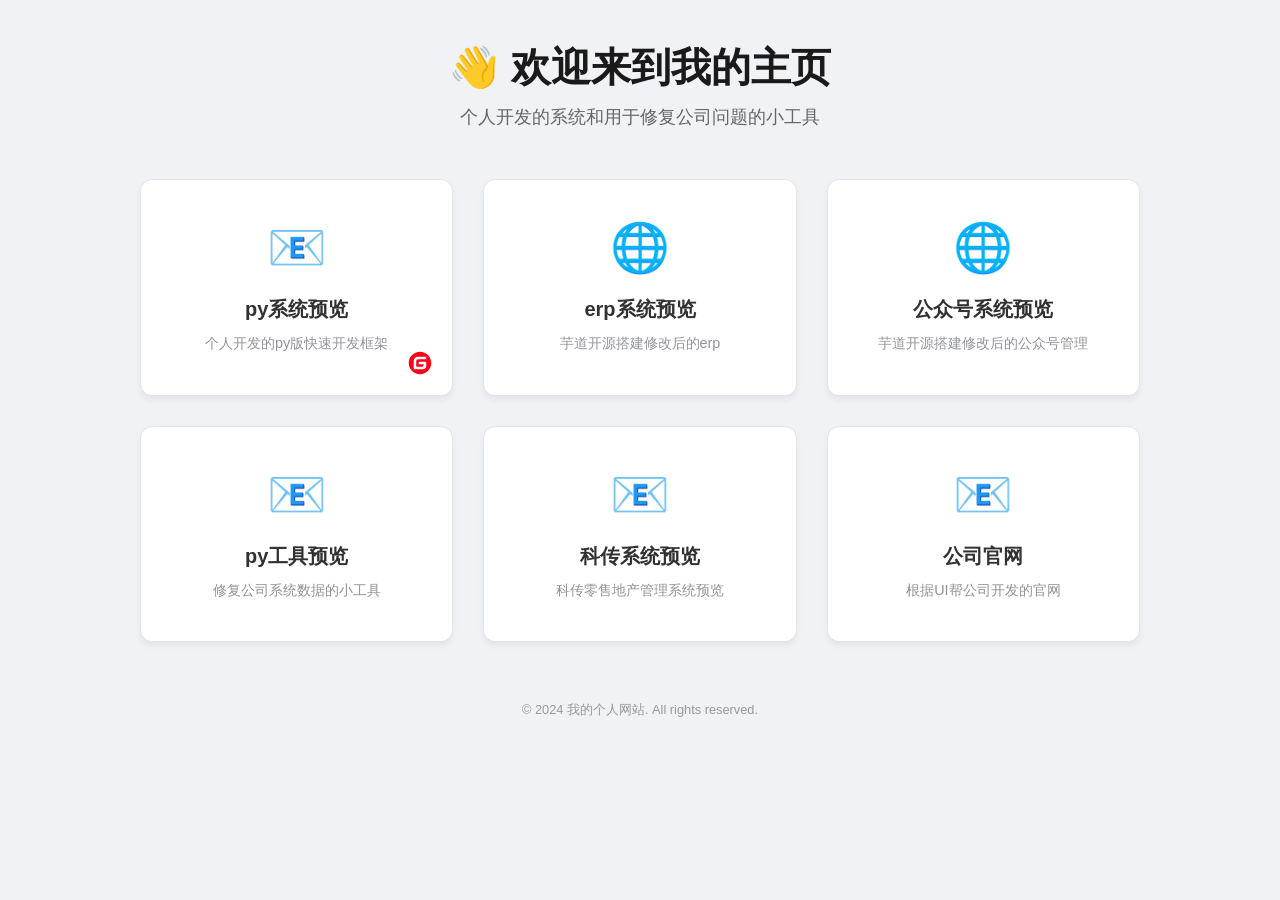
<file: index.html>
<!DOCTYPE html>
<html lang="zh-CN">
<head>
    <meta charset="UTF-8">
    <meta name="viewport" content="width=device-width, initial-scale=1.0">
    <title>我的网站导航页</title>
    <style>
        /* 1. 全局样式重置 */
        * {
            margin: 0;
            padding: 0;
            box-sizing: border-box;
        }

        body {
            font-family: 'Helvetica Neue', Helvetica, Arial, sans-serif;
            background-color: #f0f2f5; /* 浅灰背景 */
            color: #333;
            display: flex;
            justify-content: center;
            min-height: 100vh;
            padding: 40px 20px;
        }

        /* 2. 主容器 */
        .container {
            max-width: 1000px;
            width: 100%;
            text-align: center;
        }

        /* 3. 头部标题 */
        header {
            margin-bottom: 50px;
        }

        header h1 {
            font-size: 2.5rem;
            color: #1a1a1a;
            margin-bottom: 10px;
        }

        header p {
            color: #666;
            font-size: 1.1rem;
        }

        /* 4. 导航网格布局 (响应式) */
        .nav-grid {
            display: grid;
            grid-template-columns: repeat(auto-fit, minmax(280px, 1fr));
            gap: 30px;
        }

        /* 5. 卡片样式 */
        .nav-card {
            background: #fff;
            border-radius: 12px;
            padding: 40px 30px;
            text-decoration: none; /* 去除下划线 */
            color: inherit;
            box-shadow: 0 4px 6px rgba(0,0,0,0.05);
            transition: all 0.3s ease; /* 动画过渡 */
            display: flex;
            flex-direction: column;
            align-items: center;
            justify-content: center;
            border: 1px solid #e1e4e8;
            position: relative;
        }

        /* 鼠标悬停时的效果 */
        .nav-card:hover {
            transform: translateY(-10px); /* 向上浮动 */
            box-shadow: 0 14px 28px rgba(0,0,0,0.1); /* 阴影加深 */
            border-color: #409EFF; /* 边框变色 */
        }

        /* Gitee 图标样式 */
        .gitee-icon {
            position: absolute;
            bottom: 10px;
            right: 10px;

            /* 1. 强制限制图片大小 */
            width: 24px;
            height: 24px;

            /* 2. 将黑色图标变为 Gitee 红色 (#C71D23) */
            /* 原理：先变灰，再改变色相，最后调整饱和度 */
            filter: brightness(0) saturate(100%) invert(14%) sepia(93%) saturate(6428%) hue-rotate(350deg) brightness(96%) contrast(106%);

            transition: transform 0.3s, filter 0.3s;
            pointer-events: auto;
            cursor: pointer;
        }

        .gitee-icon:hover {
            transform: scale(1.2); /* 悬停放大一点 */
        }

        /* 6. 图标与文字 */
        .icon {
            font-size: 3rem;
            margin-bottom: 20px;
            display: block;
        }

        .nav-title {
            font-size: 1.25rem;
            font-weight: bold;
            margin-bottom: 10px;
            color: #303133;
        }

        .nav-desc {
            font-size: 0.9rem;
            color: #909399;
            line-height: 1.5;
        }

        /* 7. 底部 */
        footer {
            margin-top: 60px;
            font-size: 0.8rem;
            color: #999;
        }
    </style>
</head>
<body>

<div class="container">
    <!-- 头部 -->
    <header>
        <h1>👋 欢迎来到我的主页</h1>
        <p>个人开发的系统和用于修复公司问题的小工具</p>
    </header>

    <!-- 导航区域 -->
    <div class="nav-grid">

        <a href="huichuang.html" target="_blank" class="nav-card">
            <span class="icon">📧</span>
            <div class="nav-title">py系统预览</div>
            <div class="nav-desc">个人开发的py版快速开发框架</div>
            <span class="gitee-icon" title="前往Gitee" onclick="window.open('https://gitee.com/lin-chuanghui/huichuang-py', '_blank')">
                <img src="imgs/gitee.svg" alt="Gitee" class="gitee-icon" />
            </span>
        </a>

        <a href="erp.html" target="_blank" class="nav-card">
            <span class="icon">🌐</span>
            <div class="nav-title">erp系统预览</div>
            <div class="nav-desc">芋道开源搭建修改后的erp</div>
        </a>

        <a href="mp.html" target="_blank" class="nav-card">
            <span class="icon">🌐</span>
            <div class="nav-title">公众号系统预览</div>
            <div class="nav-desc">芋道开源搭建修改后的公众号管理</div>
        </a>

        <a href="py.html" target="_blank" class="nav-card">
            <span class="icon">📧</span>
            <div class="nav-title">py工具预览</div>
            <div class="nav-desc">修复公司系统数据的小工具</div>
        </a>
        <a href="tt.html" target="_blank" class="nav-card">
            <span class="icon">📧</span>
            <div class="nav-title">科传系统预览</div>
            <div class="nav-desc">科传零售地产管理系统预览</div>
        </a>
        <a href="gw.html" target="_blank" class="nav-card">
            <span class="icon">📧</span>
            <div class="nav-title">公司官网</div>
            <div class="nav-desc">根据UI帮公司开发的官网</div>
        </a>
        <!-- 链接 4：跳转到 外部网站 (示例) -->
        <!-- target="_blank" 表示在新窗口打开 -->
       <!-- <a href="https://www.example.com" target="_blank" class="nav-card">
            <span class="icon">🌐</span>
            <div class="nav-title">外部链接</div>
            <div class="nav-desc">这是一个跳转到新标签页的外部网站示例。</div>
        </a>-->

    </div>

    <!-- 底部 -->
    <footer>
        &copy; 2024 我的个人网站. All rights reserved.
    </footer>
</div>
<script>
    // 获取所有带有 gitee-icon 类的元素
    const giteeIcons = document.querySelectorAll('.gitee-icon');

    giteeIcons.forEach(icon => {
        icon.addEventListener('click', function(e) {
            e.preventDefault(); // 防止默认行为
            e.stopPropagation(); // 阻止事件冒泡，防止触发父级 a 标签的跳转
            window.open(this.getAttribute('data-url'), '_blank'); // 打开新窗口
        });
    });
</script>
</body>
</html>
</file>
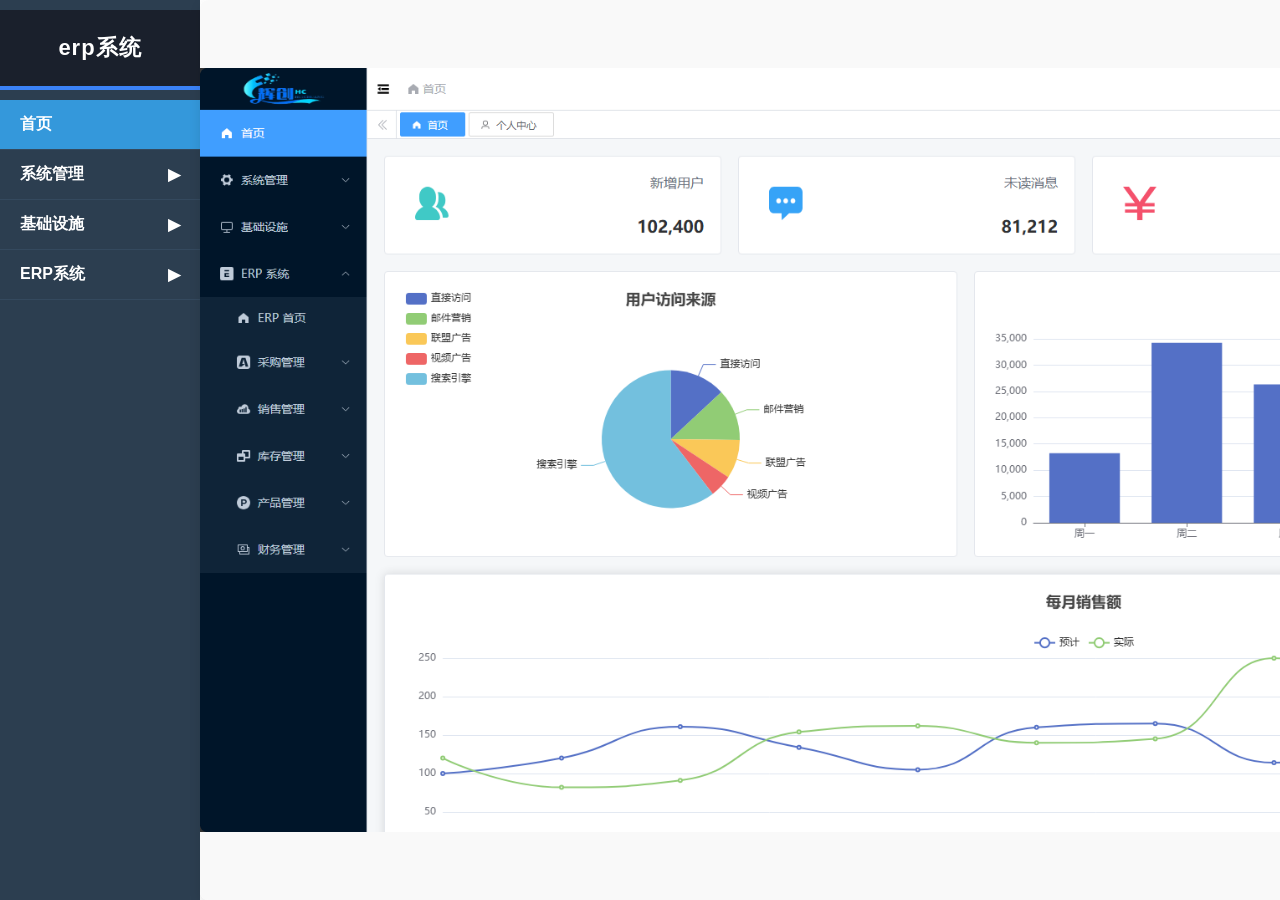
<file: erp.html>
<!DOCTYPE html>
<html lang="zh">
<head>
  <meta charset="UTF-8" />
  <meta name="viewport" content="width=device-width, initial-scale=1.0" />
  <title>系统预览</title>
  <link rel="stylesheet" href="css/preview.css" />
</head>
<body>

  <div class="container">
    <!-- 左侧菜单 -->
    <div class="sidebar">
<!--      <img src="imgs/logo2.png" alt="Logo" />-->
      <div class="system-preview">erp系统</div>
      <!-- 首页：standalone，无子菜单 -->
      <div class="submenu-item standalone active" data-image="imgs/erp/home.png">首页</div>

      <!-- 系统管理 -->
      <div class="parent-menu" data-parent="menu1">
        <span>系统管理</span>
        <span class="arrow">▶</span>
      </div>
      <div class="submenu" id="menu1">
        <div class="submenu-item" data-image="imgs/xt-user.png">用户管理</div>
        <div class="submenu-item" data-image="imgs/xt-jsgl.png">角色管理</div>
        <div class="submenu-item" data-image="imgs/xt-cdgl.png">菜单管理</div>
        <div class="submenu-item" data-image="imgs/xt-bmgl.png">部门管理</div>
        <div class="submenu-item" data-image="imgs/xt-gwgl.png">岗位管理</div>
        <div class="submenu-item" data-image="imgs/xt-tzgg.png">通知公告</div>
      </div>

      <!-- 基础设施 -->
      <div class="parent-menu" data-parent="menu2">
        <span>基础设施</span>
        <span class="arrow">▶</span>
      </div>
      <div class="submenu" id="menu2">
        <div class="submenu-item" data-image="imgs/pz-wjpz.png">文件配置</div>
        <div class="submenu-item" data-image="imgs/pz-wjlb.png">文件列表</div>
        <div class="submenu-item" data-image="imgs/pz-pzgl.png">配置管理</div>
      </div>

      <!-- ERP系统 -->
      <div class="parent-menu" data-parent="menu3">
        <span>ERP系统</span>
        <span class="arrow">▶</span>
      </div>
      <div class="submenu" id="menu3">
        <div class="submenu-item" data-image="imgs/erp/erp-erphome.png">ERP首页</div>
        <div class="parent-menu" data-parent="menu3-cg">
          <span>采购管理</span>
          <span class="arrow">▶</span>
        </div>
        <div class="submenu" id="menu3-cg">
          <div class="submenu-item" data-image="imgs/erp/erp-cgdd.png">采购订单</div>
          <div class="submenu-item" data-image="imgs/erp/erp-cgrk.png">采购入库</div>
          <div class="submenu-item" data-image="imgs/erp/erp-cgth.png">采购退货</div>
          <div class="submenu-item" data-image="imgs/erp/erp-gysxx.png">供应商信息</div>
        </div>
        <div class="parent-menu" data-parent="menu3-kc">
          <span>库存管理</span>
          <span class="arrow">▶</span>
        </div>
        <div class="submenu" id="menu3-kc">
          <div class="submenu-item" data-image="imgs/erp/erp-ckxx.png">仓库信息</div>
          <div class="submenu-item" data-image="imgs/erp/erp-cpkc.png">产品库存</div>
          <div class="submenu-item" data-image="imgs/erp/erp-crkmx.png">出入库明细</div>
          <div class="submenu-item" data-image="imgs/erp/erp-qtrk.png">其他入库</div>
          <div class="submenu-item" data-image="imgs/erp/erp-qtck.png">其他出库</div>
          <div class="submenu-item" data-image="imgs/erp/erp-kcdb.png">库存调拨</div>
          <div class="submenu-item" data-image="imgs/erp/erp-kcpd.png">库存盘点</div>
        </div>
        <div class="parent-menu" data-parent="menu3-xs">
          <span>销售管理</span>
          <span class="arrow">▶</span>
        </div>
        <div class="submenu" id="menu3-xs">
          <div class="submenu-item" data-image="imgs/erp/erp-xsdd.png">销售订单</div>
          <div class="submenu-item" data-image="imgs/erp/erp-xsck.png">销售出库</div>
          <div class="submenu-item" data-image="imgs/erp/erp-xsth.png">销售退货</div>
          <div class="submenu-item" data-image="imgs/erp/erp-khxx.png">客户信息</div>
        </div>
        <div class="parent-menu" data-parent="menu3-cp">
          <span>产品管理</span>
          <span class="arrow">▶</span>
        </div>
        <div class="submenu" id="menu3-cp">
          <div class="submenu-item" data-image="imgs/erp/erp-cpxx.png">产品信息</div>
          <div class="submenu-item" data-image="imgs/erp/erp-cpfl.png">产品分类</div>
          <div class="submenu-item" data-image="imgs/erp/erp-cpdw.png">产品单位</div>
        </div>
        <div class="parent-menu" data-parent="menu3-cw">
          <span>财务管理</span>
          <span class="arrow">▶</span>
        </div>
        <div class="submenu" id="menu3-cw">
          <div class="submenu-item" data-image="imgs/erp/erp-fkd.png">付款单</div>
          <div class="submenu-item" data-image="imgs/erp/erp-skd.png">收款单</div>
          <div class="submenu-item" data-image="imgs/erp/erp-jszh.png">结算账户</div>
        </div>
      </div>
    </div>

    <!-- 右侧图片区域 -->
    <div class="content">
      <div class="image-container">
        <img id="mainImage" src="imgs/erp/home.png" alt="首页" />
      </div>
    </div>
  </div>
  <script>
    document.addEventListener('DOMContentLoaded', function () {
      const mainImage = document.getElementById('mainImage');
      const sidebar = document.querySelector('.sidebar');

      const topLevelParents = Array.from(sidebar.children).filter(el =>
              el.classList.contains('parent-menu')
      );

      sidebar.addEventListener('click', function (e) {
        const target = e.target;

        if (target.classList.contains('parent-menu')) {
          e.stopPropagation();

          const targetId = target.getAttribute('data-parent');
          const submenu = document.getElementById(targetId);
          if (!submenu) return;

          const isCurrentlyOpen = submenu.classList.contains('show');

          // 🔸 局部手风琴：关闭同级嵌套菜单
          const directParentSubmenu = target.closest('.submenu');
          if (directParentSubmenu) {
            directParentSubmenu.querySelectorAll('.parent-menu').forEach(sib => {
              if (sib === target) return;
              const sibId = sib.getAttribute('data-parent');
              const sibSub = document.getElementById(sibId);
              if (sibSub) {
                sibSub.classList.remove('show');
                sib.classList.remove('active');
              }
            });
          }

          // 🔸 全局手风琴：关闭其他顶级菜单
          if (topLevelParents.includes(target)) {
            topLevelParents.forEach(parent => {
              if (parent === target) return;
              const id = parent.getAttribute('data-parent');
              const sub = document.getElementById(id);
              if (sub) {
                sub.classList.remove('show');
                parent.classList.remove('active');
              }
            });
          }

          // 切换当前
          if (isCurrentlyOpen) {
            submenu.classList.remove('show');
            target.classList.remove('active');
          } else {
            submenu.classList.add('show');
            target.classList.add('active');
          }
        }

        // 叶子节点点击（图片切换）
        if (target.classList.contains('submenu-item') && !target.classList.contains('parent-menu')) {
          document.querySelectorAll('.submenu-item.active').forEach(el => {
            el.classList.remove('active');
          });
          target.classList.add('active');

          const imageUrl = target.getAttribute('data-image');
          if (imageUrl) {
            mainImage.src = imageUrl;
            mainImage.alt = target.textContent.trim();
          }
        }

      });
    });
  </script>
</body>
</html>
</file>
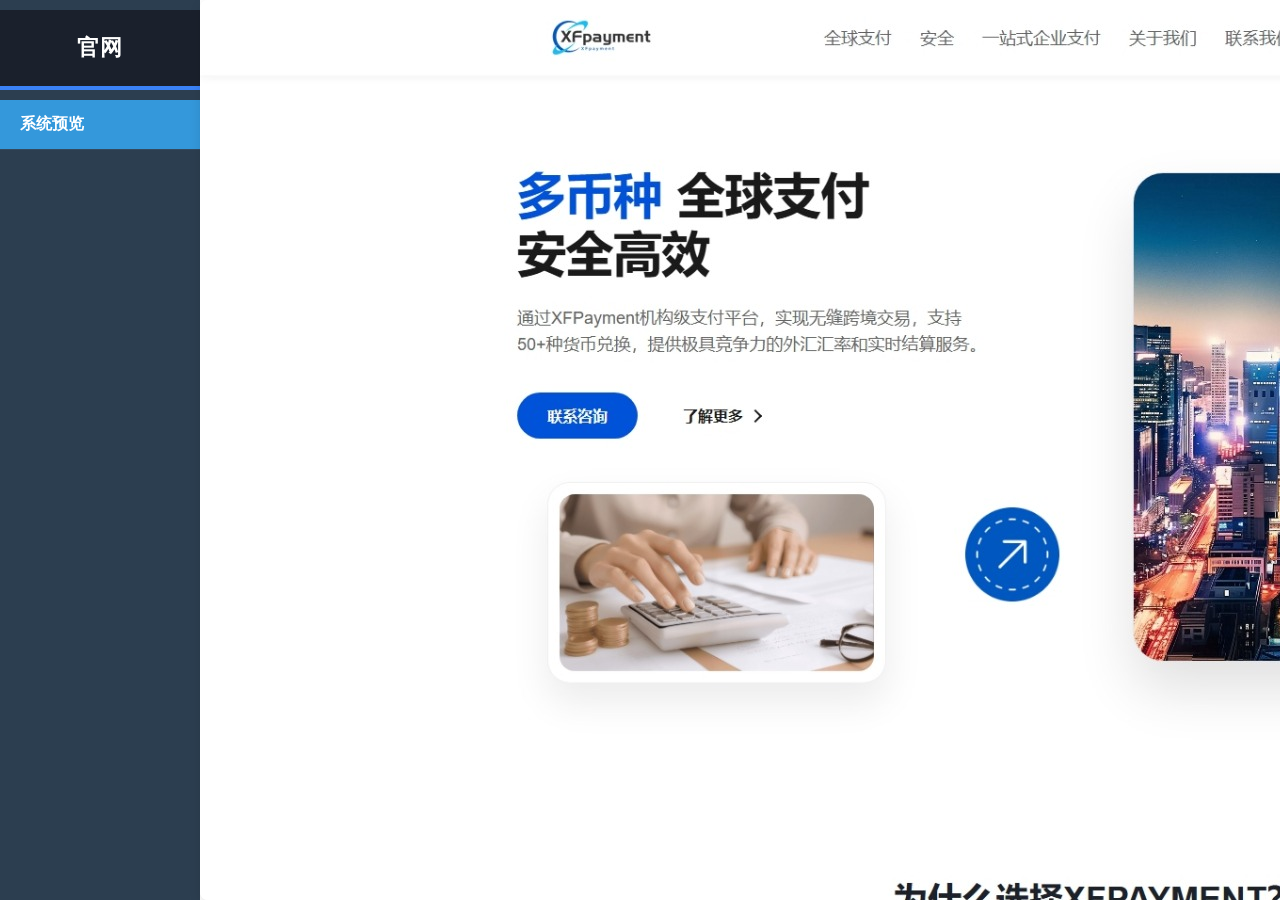
<file: gw.html>
<!DOCTYPE html>
<html lang="zh">
<head>
  <meta charset="UTF-8" />
  <meta name="viewport" content="width=device-width, initial-scale=1.0" />
  <title>系统预览</title>
  <link rel="stylesheet" href="css/preview.css" />
</head>
<body>

  <div class="container">
    <!-- 左侧菜单 -->
    <div class="sidebar">
<!--      <img src="imgs/logo2.png" alt="Logo" />-->
      <div class="system-preview">官网</div>
      <!-- 首页：standalone，无子菜单 -->
      <div class="submenu-item standalone active" data-image="imgs/gw/gw.png">系统预览</div>

    </div>

    <!-- 右侧图片区域 -->
    <div class="content">
      <div class="image-container2">
        <img id="mainImage" src="imgs/gw/gw.png" alt="预览" />
      </div>
    </div>
  </div>
  <script>
    document.addEventListener('DOMContentLoaded', function () {
      const mainImage = document.getElementById('mainImage');
      const sidebar = document.querySelector('.sidebar');

      const topLevelParents = Array.from(sidebar.children).filter(el =>
              el.classList.contains('parent-menu')
      );

      sidebar.addEventListener('click', function (e) {
        const target = e.target;

        if (target.classList.contains('parent-menu')) {
          e.stopPropagation();

          const targetId = target.getAttribute('data-parent');
          const submenu = document.getElementById(targetId);
          if (!submenu) return;

          const isCurrentlyOpen = submenu.classList.contains('show');

          // 🔸 局部手风琴：关闭同级嵌套菜单
          const directParentSubmenu = target.closest('.submenu');
          if (directParentSubmenu) {
            directParentSubmenu.querySelectorAll('.parent-menu').forEach(sib => {
              if (sib === target) return;
              const sibId = sib.getAttribute('data-parent');
              const sibSub = document.getElementById(sibId);
              if (sibSub) {
                sibSub.classList.remove('show');
                sib.classList.remove('active');
              }
            });
          }

          // 🔸 全局手风琴：关闭其他顶级菜单
          if (topLevelParents.includes(target)) {
            topLevelParents.forEach(parent => {
              if (parent === target) return;
              const id = parent.getAttribute('data-parent');
              const sub = document.getElementById(id);
              if (sub) {
                sub.classList.remove('show');
                parent.classList.remove('active');
              }
            });
          }

          // 切换当前
          if (isCurrentlyOpen) {
            submenu.classList.remove('show');
            target.classList.remove('active');
          } else {
            submenu.classList.add('show');
            target.classList.add('active');
          }
        }

        // 叶子节点点击（图片切换）
        if (target.classList.contains('submenu-item') && !target.classList.contains('parent-menu')) {
          document.querySelectorAll('.submenu-item.active').forEach(el => {
            el.classList.remove('active');
          });
          target.classList.add('active');

          const imageUrl = target.getAttribute('data-image');
          if (imageUrl) {
            mainImage.src = imageUrl;
            mainImage.alt = target.textContent.trim();
          }
        }

      });
    });
  </script>
</body>
</html>
</file>
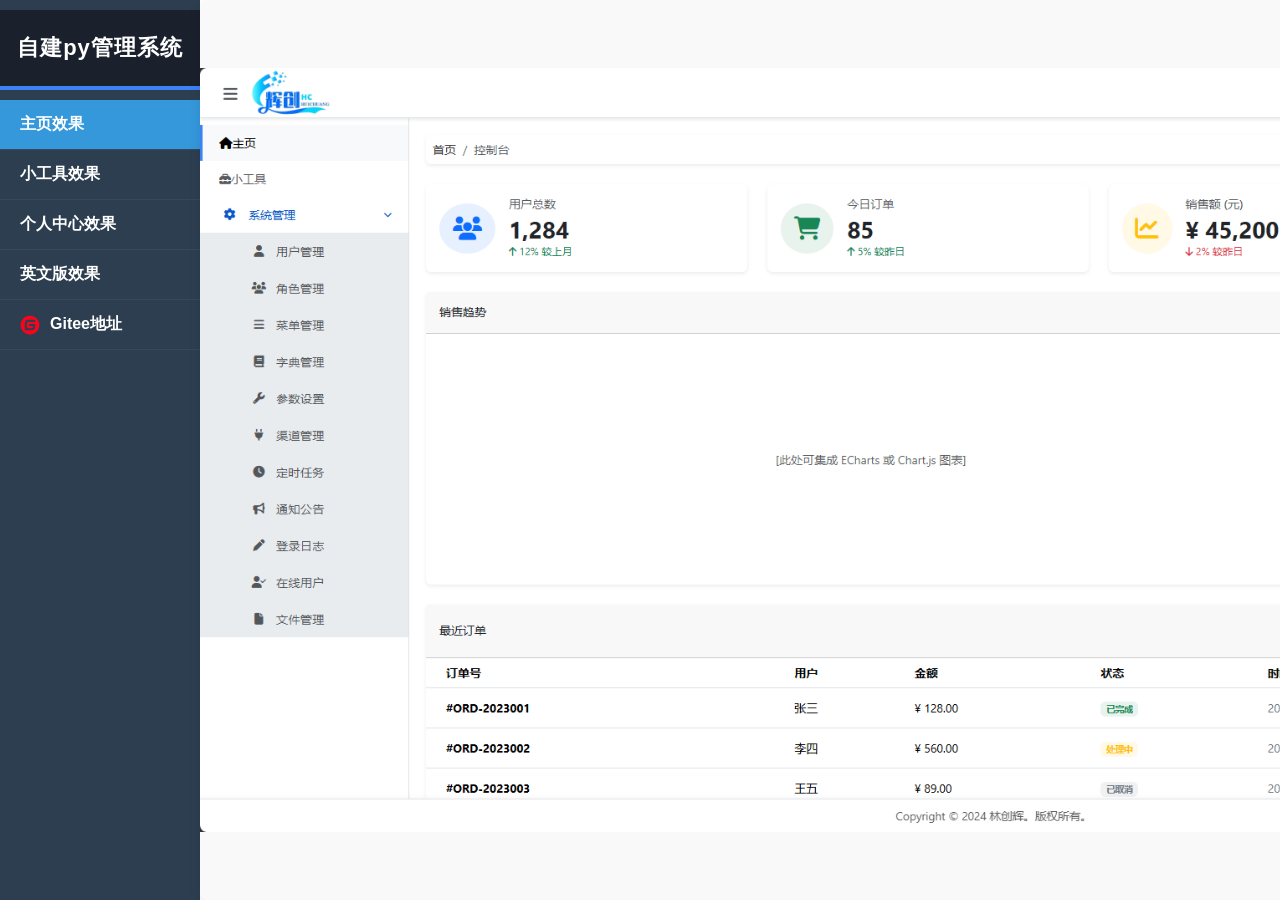
<file: huichuang.html>
<!DOCTYPE html>
<html lang="zh">
<head>
  <meta charset="UTF-8" />
  <meta name="viewport" content="width=device-width, initial-scale=1.0" />
  <title>系统预览</title>
  <link rel="stylesheet" href="css/preview.css" />
</head>
<body>

  <div class="container">
    <!-- 左侧菜单 -->
    <div class="sidebar">
<!--      <img src="imgs/logo2.png" class="logoimg" alt="Logo" />-->
      <div class="system-preview">自建py管理系统</div>
      <!-- 首页：standalone，无子菜单 -->
      <div class="submenu-item standalone active" data-image="imgs/huichuang-py/huichuang-py.png">主页效果</div>
      <div class="submenu-item standalone" data-image="imgs/huichuang-py/huichuang-tool.png">小工具效果</div>
      <div class="submenu-item standalone" data-image="imgs/huichuang-py/huichuang-admin.png">个人中心效果</div>
      <div class="submenu-item standalone" data-image="imgs/huichuang-py/huichuang-en.png">英文版效果</div>
      <div id="gitee-link" class="submenu-item standalone gitee-link"><img src="imgs/gitee.svg" alt="Gitee" class="icon-gitee" />Gitee地址</div>
    </div>

    <!-- 右侧图片区域 -->
    <div class="content">
      <div class="image-container">
        <img id="mainImage" src="imgs/huichuang-py/huichuang-py.png" alt="主页效果" />
      </div>
    </div>
  </div>
  <script>
    document.addEventListener('DOMContentLoaded', function () {
      const mainImage = document.getElementById('mainImage');
      const sidebar = document.querySelector('.sidebar');

      const topLevelParents = Array.from(sidebar.children).filter(el =>
              el.classList.contains('parent-menu')
      );

      sidebar.addEventListener('click', function (e) {
        const target = e.target;

        if (target.classList.contains('parent-menu')) {
          e.stopPropagation();

          const targetId = target.getAttribute('data-parent');
          const submenu = document.getElementById(targetId);
          if (!submenu) return;

          const isCurrentlyOpen = submenu.classList.contains('show');

          // 🔸 局部手风琴：关闭同级嵌套菜单
          const directParentSubmenu = target.closest('.submenu');
          if (directParentSubmenu) {
            directParentSubmenu.querySelectorAll('.parent-menu').forEach(sib => {
              if (sib === target) return;
              const sibId = sib.getAttribute('data-parent');
              const sibSub = document.getElementById(sibId);
              if (sibSub) {
                sibSub.classList.remove('show');
                sib.classList.remove('active');
              }
            });
          }

          // 🔸 全局手风琴：关闭其他顶级菜单
          if (topLevelParents.includes(target)) {
            topLevelParents.forEach(parent => {
              if (parent === target) return;
              const id = parent.getAttribute('data-parent');
              const sub = document.getElementById(id);
              if (sub) {
                sub.classList.remove('show');
                parent.classList.remove('active');
              }
            });
          }

          // 切换当前
          if (isCurrentlyOpen) {
            submenu.classList.remove('show');
            target.classList.remove('active');
          } else {
            submenu.classList.add('show');
            target.classList.add('active');
          }
        }

        // 叶子节点点击（图片切换）
        if (target.classList.contains('submenu-item') && !target.classList.contains('parent-menu')) {
          document.querySelectorAll('.submenu-item.active').forEach(el => {
            el.classList.remove('active');
          });
          target.classList.add('active');

          const imageUrl = target.getAttribute('data-image');
          if (imageUrl) {
            mainImage.src = imageUrl;
            mainImage.alt = target.textContent.trim();
          }
        }

      });
    });

    const giteeLink = document.getElementById('gitee-link');
    if (giteeLink) {
        giteeLink.addEventListener('click', function(e) {
            e.preventDefault();
            window.open('https://gitee.com/lin-chuanghui/huichuang-py', '_blank');
        });
    }
  </script>
</body>
</html>
</file>
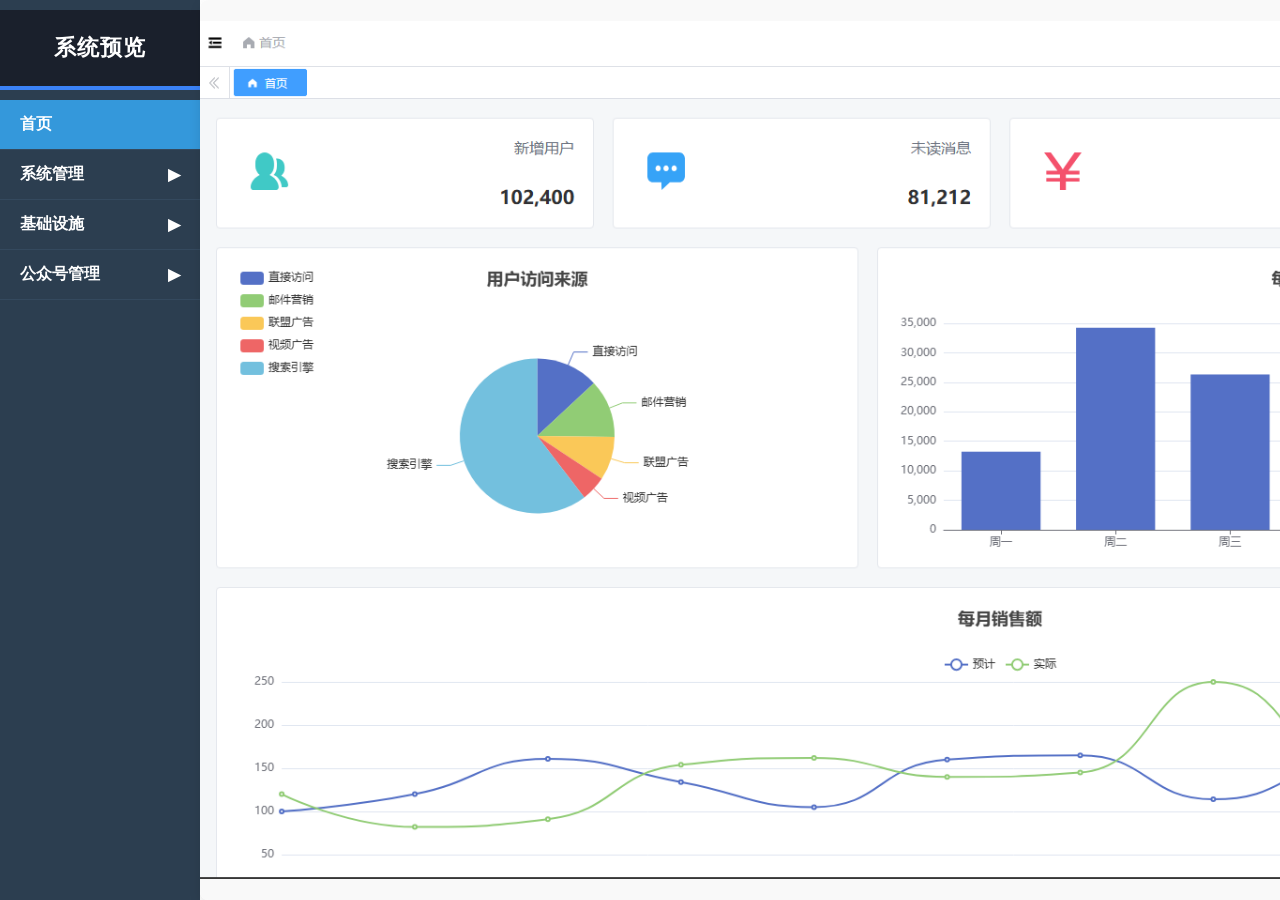
<file: index-mp.html>
<!DOCTYPE html>
<html lang="zh">
<head>
  <meta charset="UTF-8" />
  <meta name="viewport" content="width=device-width, initial-scale=1.0" />
  <title>系统预览</title>
  <link rel="stylesheet" href="css/preview.css" />
</head>
<body>

  <div class="container">
    <!-- 左侧菜单 -->
    <div class="sidebar">
<!--      <img src="imgs/logo2.png" alt="Logo" />-->
      <div class="system-preview">系统预览</div>
      <!-- 首页：standalone，无子菜单 -->
      <div class="submenu-item standalone active" data-image="imgs/home.png">首页</div>

      <!-- 系统管理 -->
      <div class="parent-menu" data-parent="menu1">
        <span>系统管理</span>
        <span class="arrow">▶</span>
      </div>
      <div class="submenu" id="menu1">
        <div class="submenu-item" data-image="imgs/xt-user.png">用户管理</div>
        <div class="submenu-item" data-image="imgs/xt-jsgl.png">角色管理</div>
        <div class="submenu-item" data-image="imgs/xt-cdgl.png">菜单管理</div>
        <div class="submenu-item" data-image="imgs/xt-bmgl.png">部门管理</div>
        <div class="submenu-item" data-image="imgs/xt-gwgl.png">岗位管理</div>
        <div class="submenu-item" data-image="imgs/xt-tzgg.png">通知公告</div>
      </div>

      <!-- 基础设施 -->
      <div class="parent-menu" data-parent="menu2">
        <span>基础设施</span>
        <span class="arrow">▶</span>
      </div>
      <div class="submenu" id="menu2">
        <div class="submenu-item" data-image="imgs/pz-wjpz.png">文件配置</div>
        <div class="submenu-item" data-image="imgs/pz-wjlb.png">文件列表</div>
        <div class="submenu-item" data-image="imgs/pz-pzgl.png">配置管理</div>
      </div>

      <!-- 公众号管理 -->
      <div class="parent-menu" data-parent="menu3">
        <span>公众号管理</span>
        <span class="arrow">▶</span>
      </div>
      <div class="submenu" id="menu3">
        <div class="submenu-item" data-image="imgs/mp/mp-zhgl.png">账号管理</div>
        <div class="submenu-item" data-image="imgs/mp/mp-sjtj.png">数据统计</div>
        <div class="submenu-item" data-image="imgs/mp/mp-bqgl.png">标签管理</div>
        <div class="submenu-item" data-image="imgs/mp/mp-fsgl.png">粉丝管理</div>
        <div class="submenu-item" data-image="imgs/mp/mp-xxgl.png">消息管理</div>
        <div class="submenu-item" data-image="imgs/mp/mp-mbxx.png">模版消息</div>
        <div class="submenu-item" data-image="imgs/mp/mp-cdgl.png">菜单管理</div>
        <div class="submenu-item" data-image="imgs/mp/mp-zdhf.png">自动回复</div>
        <div class="submenu-item" data-image="imgs/mp/mp-scgl.png">素材管理</div>
        <div class="submenu-item" data-image="imgs/mp/mp-twcgx.png">图文草稿箱</div>
        <div class="submenu-item" data-image="imgs/mp/mp-twfbjl.png">图文发表记录</div>
      </div>
    </div>

    <!-- 右侧图片区域 -->
    <div class="content">
      <div class="image-container">
        <img id="mainImage" src="imgs/home.png" alt="首页" />
      </div>
    </div>
  </div>
  <script>
    document.addEventListener('DOMContentLoaded', function () {
      const mainImage = document.getElementById('mainImage');
      const sidebar = document.querySelector('.sidebar');

      const topLevelParents = Array.from(sidebar.children).filter(el =>
              el.classList.contains('parent-menu')
      );

      sidebar.addEventListener('click', function (e) {
        const target = e.target;

        if (target.classList.contains('parent-menu')) {
          e.stopPropagation();

          const targetId = target.getAttribute('data-parent');
          const submenu = document.getElementById(targetId);
          if (!submenu) return;

          const isCurrentlyOpen = submenu.classList.contains('show');

          // 🔸 局部手风琴：关闭同级嵌套菜单
          const directParentSubmenu = target.closest('.submenu');
          if (directParentSubmenu) {
            directParentSubmenu.querySelectorAll('.parent-menu').forEach(sib => {
              if (sib === target) return;
              const sibId = sib.getAttribute('data-parent');
              const sibSub = document.getElementById(sibId);
              if (sibSub) {
                sibSub.classList.remove('show');
                sib.classList.remove('active');
              }
            });
          }

          // 🔸 全局手风琴：关闭其他顶级菜单
          if (topLevelParents.includes(target)) {
            topLevelParents.forEach(parent => {
              if (parent === target) return;
              const id = parent.getAttribute('data-parent');
              const sub = document.getElementById(id);
              if (sub) {
                sub.classList.remove('show');
                parent.classList.remove('active');
              }
            });
          }

          // 切换当前
          if (isCurrentlyOpen) {
            submenu.classList.remove('show');
            target.classList.remove('active');
          } else {
            submenu.classList.add('show');
            target.classList.add('active');
          }
        }

        // 叶子节点点击（图片切换）
        if (target.classList.contains('submenu-item') && !target.classList.contains('parent-menu')) {
          document.querySelectorAll('.submenu-item.active').forEach(el => {
            el.classList.remove('active');
          });
          target.classList.add('active');

          const imageUrl = target.getAttribute('data-image');
          if (imageUrl) {
            mainImage.src = imageUrl;
            mainImage.alt = target.textContent.trim();
          }
        }

      });
    });
  </script>
</body>
</html>
</file>
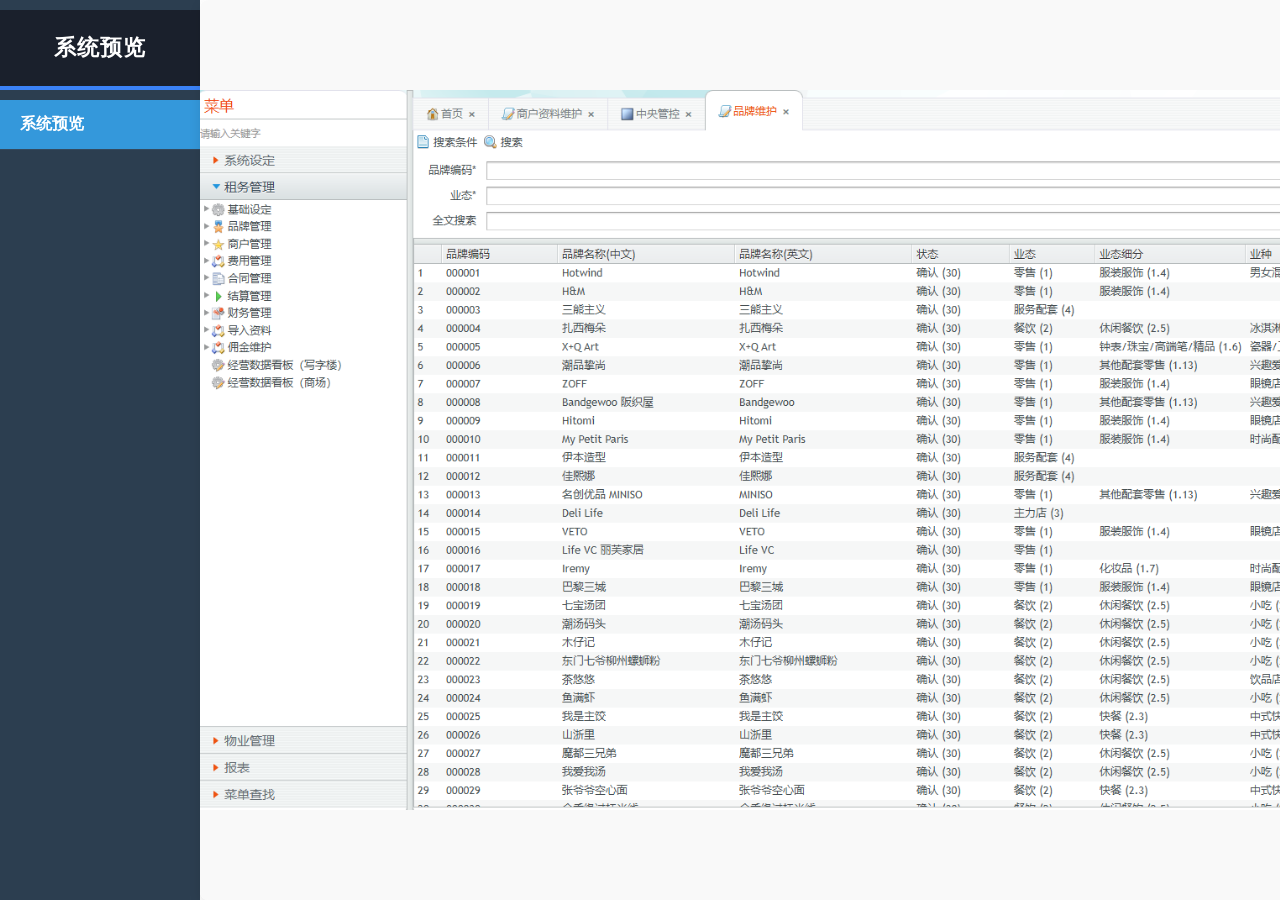
<file: tt.html>
<!DOCTYPE html>
<html lang="zh">
<head>
  <meta charset="UTF-8" />
  <meta name="viewport" content="width=device-width, initial-scale=1.0" />
  <title>系统预览</title>
  <link rel="stylesheet" href="css/preview.css" />
</head>
<body>

  <div class="container">
    <!-- 左侧菜单 -->
    <div class="sidebar">
<!--      <img src="imgs/logo2.png" alt="Logo" />-->
      <div class="system-preview">系统预览</div>
      <!-- 首页：standalone，无子菜单 -->
      <div class="submenu-item standalone active" data-image="imgs/ttpos61/ttpos61.png">系统预览</div>

    </div>

    <!-- 右侧图片区域 -->
    <div class="content">
      <div class="image-container">
        <img id="mainImage" src="imgs/ttpos61/ttpos61.png" alt="预览" />
      </div>
    </div>
  </div>
  <script>
    document.addEventListener('DOMContentLoaded', function () {
      const mainImage = document.getElementById('mainImage');
      const sidebar = document.querySelector('.sidebar');

      const topLevelParents = Array.from(sidebar.children).filter(el =>
              el.classList.contains('parent-menu')
      );

      sidebar.addEventListener('click', function (e) {
        const target = e.target;

        if (target.classList.contains('parent-menu')) {
          e.stopPropagation();

          const targetId = target.getAttribute('data-parent');
          const submenu = document.getElementById(targetId);
          if (!submenu) return;

          const isCurrentlyOpen = submenu.classList.contains('show');

          // 🔸 局部手风琴：关闭同级嵌套菜单
          const directParentSubmenu = target.closest('.submenu');
          if (directParentSubmenu) {
            directParentSubmenu.querySelectorAll('.parent-menu').forEach(sib => {
              if (sib === target) return;
              const sibId = sib.getAttribute('data-parent');
              const sibSub = document.getElementById(sibId);
              if (sibSub) {
                sibSub.classList.remove('show');
                sib.classList.remove('active');
              }
            });
          }

          // 🔸 全局手风琴：关闭其他顶级菜单
          if (topLevelParents.includes(target)) {
            topLevelParents.forEach(parent => {
              if (parent === target) return;
              const id = parent.getAttribute('data-parent');
              const sub = document.getElementById(id);
              if (sub) {
                sub.classList.remove('show');
                parent.classList.remove('active');
              }
            });
          }

          // 切换当前
          if (isCurrentlyOpen) {
            submenu.classList.remove('show');
            target.classList.remove('active');
          } else {
            submenu.classList.add('show');
            target.classList.add('active');
          }
        }

        // 叶子节点点击（图片切换）
        if (target.classList.contains('submenu-item') && !target.classList.contains('parent-menu')) {
          document.querySelectorAll('.submenu-item.active').forEach(el => {
            el.classList.remove('active');
          });
          target.classList.add('active');

          const imageUrl = target.getAttribute('data-image');
          if (imageUrl) {
            mainImage.src = imageUrl;
            mainImage.alt = target.textContent.trim();
          }
        }

      });
    });
  </script>
</body>
</html>
</file>
<file: css/preview.css>
* {
    margin: 0;
    padding: 0;
    box-sizing: border-box;
}

html, body {
    height: 100%;
    font-family: "Microsoft YaHei", sans-serif;
    background-color: #f5f7fa;
    color: #333;
}

.container {
    display: flex;
    height: 100dvh;
    min-width: 440px;
}

/* 右侧内容区：改用 flex 布局并撑满 */
.content {
    flex: 1;
    /*padding: 20px;*/
    display: flex;
    justify-content: center;
    align-items: center;
    background-color: #fff;
    /* 关键：设置 min-height 确保不塌陷 */
    /*min-height: 0; !* 防止 flex 子元素被压缩 *!*/
    box-sizing: border-box;
}

/* 左侧菜单 */
.sidebar {
    width: 200px;
    flex-shrink: 0;
    background-color: #2c3e50;
    color: white;
    overflow-y: auto;
    /*position: relative;*/
    /*z-index: 1000;*/
    /*height: 100vh; !* 确保占满视口高度 *!*/
}

/* Logo 样式 */
.sidebar logoimg {
    display: block;
    margin: 16px auto;
    width: 120px;
    height: 60px;
}
.system-preview {
    display: flex;
    justify-content: center;
    align-items: center;
    height: 80px;
    background: #1a202c;
    color: #fff;
    font-size: 22px;
    font-weight: 600;
    font-family: 'Segoe UI', sans-serif;
    border-bottom: 4px solid #3b82f6;
    margin: 10px 0;
    text-align: center;
    letter-spacing: 1px;
}

/* 父菜单 */
.parent-menu {
    cursor: pointer;
    padding: 14px 20px;
    font-weight: bold;
    display: flex;
    justify-content: space-between;
    align-items: center;
    border-bottom: 1px solid #34495e;
    transition: background-color 0.2s;
}

.parent-menu:hover {
    background-color: #34495e;
}

.parent-menu.active {
    background-color: #3498db;
}

.arrow {
    transition: transform 0.3s;
}

.parent-menu.active .arrow {
    transform: rotate(90deg);
}

/* 子菜单容器 */
.submenu {
    max-height: 0;
    overflow: hidden;
    transition: max-height 0.3s ease-out;
    background-color: #316293;

    border-left: 5px solid #d9e20c;
    margin-left: 12px; /* 缩进表示层级 */
}

.submenu.show {
    max-height: 1000px;
}

/* 子菜单项 - 通用 */
.submenu-item {
    padding: 12px 40px;
    cursor: pointer;
    border-bottom: 1px solid #3a506b;
    transition: background-color 0.2s;
}

.submenu-item:hover {
    background-color: #3a506b;
}

/* 高亮状态：统一去边框 + 白色文字 */
.submenu-item.active {
    background-color: #3498db;
    color: white;
    border-bottom: none; /* ✅ 关键：去掉边框 */
}

/* 顶级菜单项（如首页） */
.submenu-item.standalone {
    padding: 14px 20px;
    font-weight: bold;
    border-bottom: 1px solid #34495e;
}

/* standalone 的 hover 更协调 */
.submenu-item.standalone:hover {
    background-color: #34495e;
}

/* 图片容器：改用 100% 宽高，且保持比例 */
.image-container {
    width: 100%;
    height: 100%; /* ← 改为 100% */
    /*max-width: none; !* 移除限制 *!*/
    aspect-ratio: 16 / 9; /* 保持比例 */
    overflow: hidden;
    border-radius: 8px;
    box-shadow: 0 4px 12px rgba(0, 0, 0, 0.1);
}

/* 图片：铺满容器 */
.image-container img {
    width: 100%;
    height: 100%;
    object-fit: contain; /* cover保证图片不变形，裁剪填充 contain 不裁剪填充*/
    background-color: #f9f9f9; /* 背景色填充空白 */
    border-radius: 8px;
}

/* 图片可以有滚动条*/
.image-container2 {
    width: 100%;
    height: 100%;          /* 🔥 关键：必须占满右侧剩余高度 */
    overflow: auto;        /* 允许出现滚动条 */
    border-radius: 8px;
    box-shadow: 0 4px 12px rgba(0, 0, 0, 0.1);
    background-color: #f9f9f9;
    display: flex;
    justify-content: flex-start; /* 靠左 */
    align-items: flex-start;     /* 靠上（解决顶部被切的问题） */
}

/* 图片：恢复原始尺寸 */
.image-container2 img {
    max-width: none;       /* 不限制宽度，显示原图宽度 */
    height: auto;          /* 高度自适应 */
    display: block;        /* 消除底部空隙 */
    flex-shrink: 0;
}

.gitee-link {
    cursor: pointer;          /* 鼠标悬停时显示手型 */
    display: flex;            /* 使用弹性布局让图标和文字水平对齐 */
    align-items: center;      /* 垂直居中 */
    gap: 10px;                /* 图标和文字之间的间距 */
    transition: color 0.3s ease;
}

/* 2. 图标样式 */
.icon-gitee {
    width: 20px;
    height: 20px;
    filter: brightness(0) saturate(100%) invert(14%) sepia(93%) saturate(6428%) hue-rotate(350deg) brightness(96%) contrast(106%);
}


/* 3. 悬停效果 */
.gitee-link:hover .icon-gitee {
    transform: scale(1.3);    /* 悬停时图标稍微变大 */
    color: #a5151d;          /* 悬停时颜色变深 */
}
</file>
